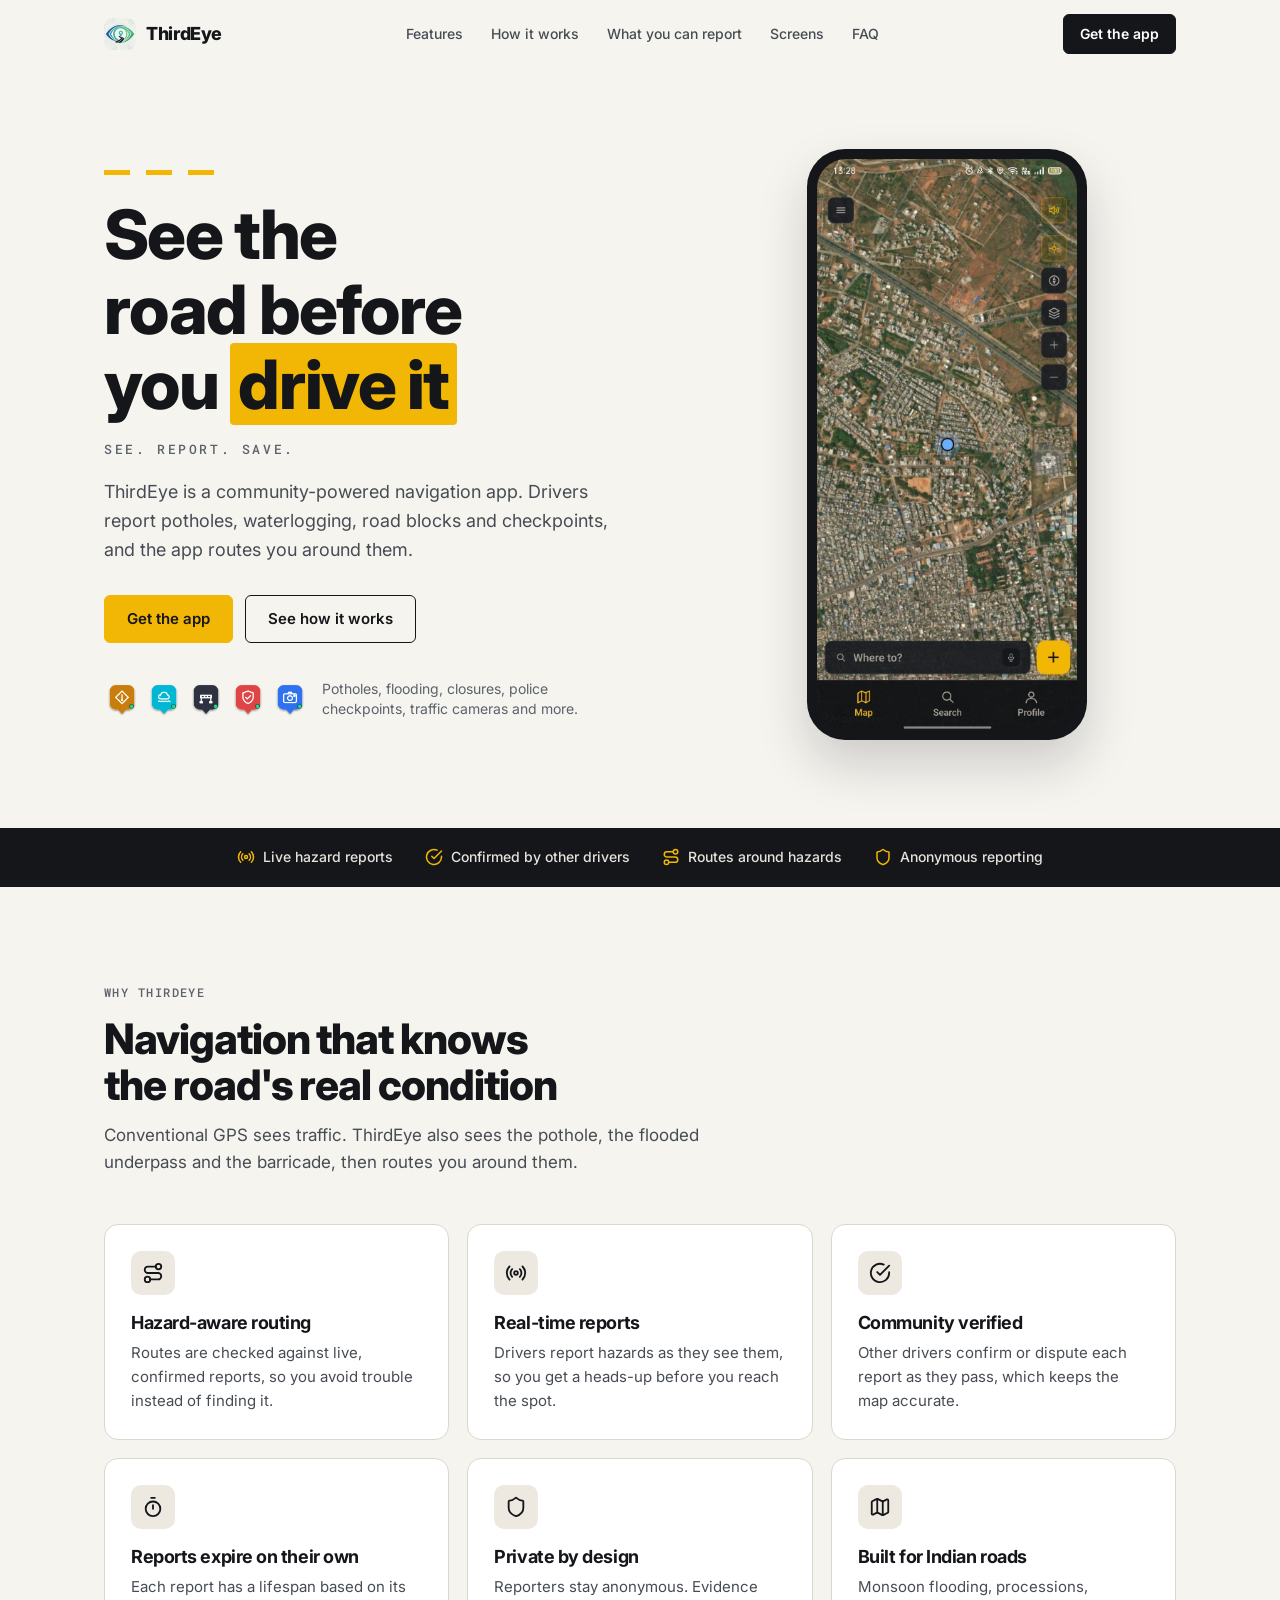
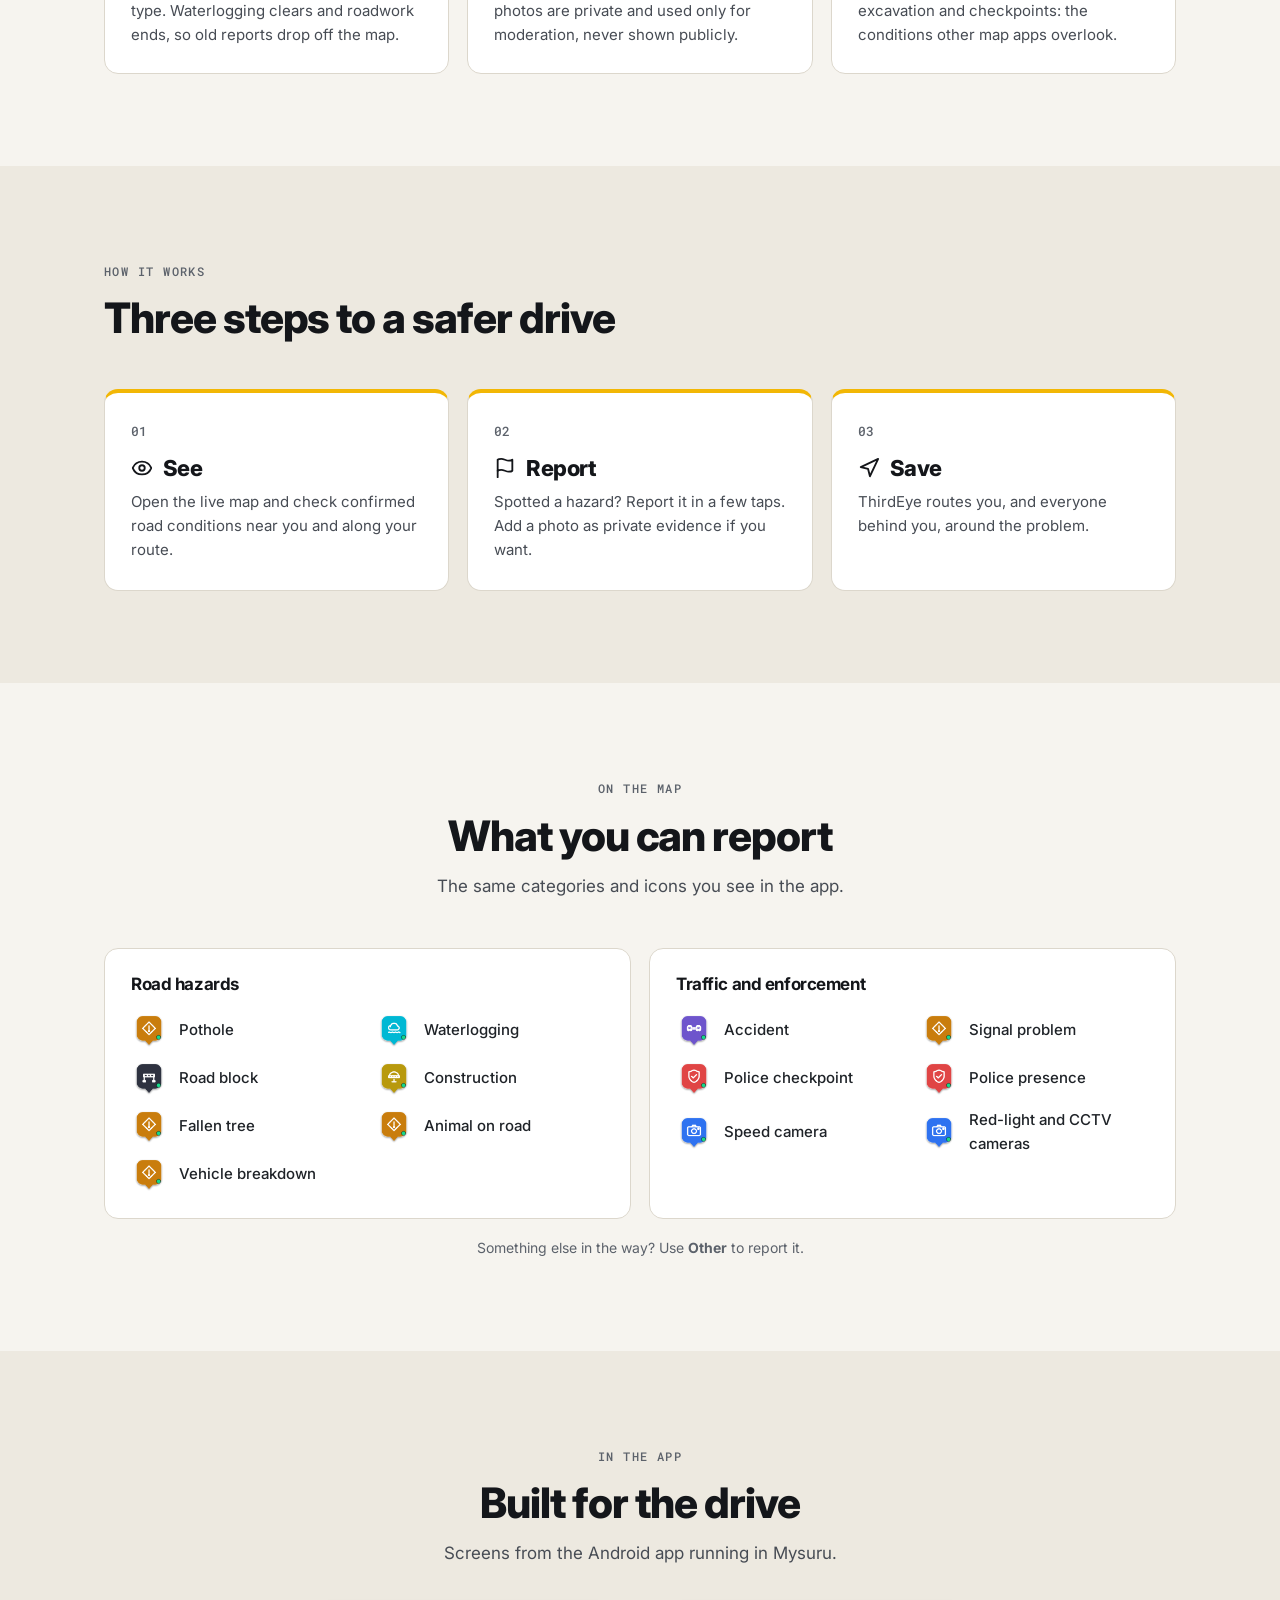
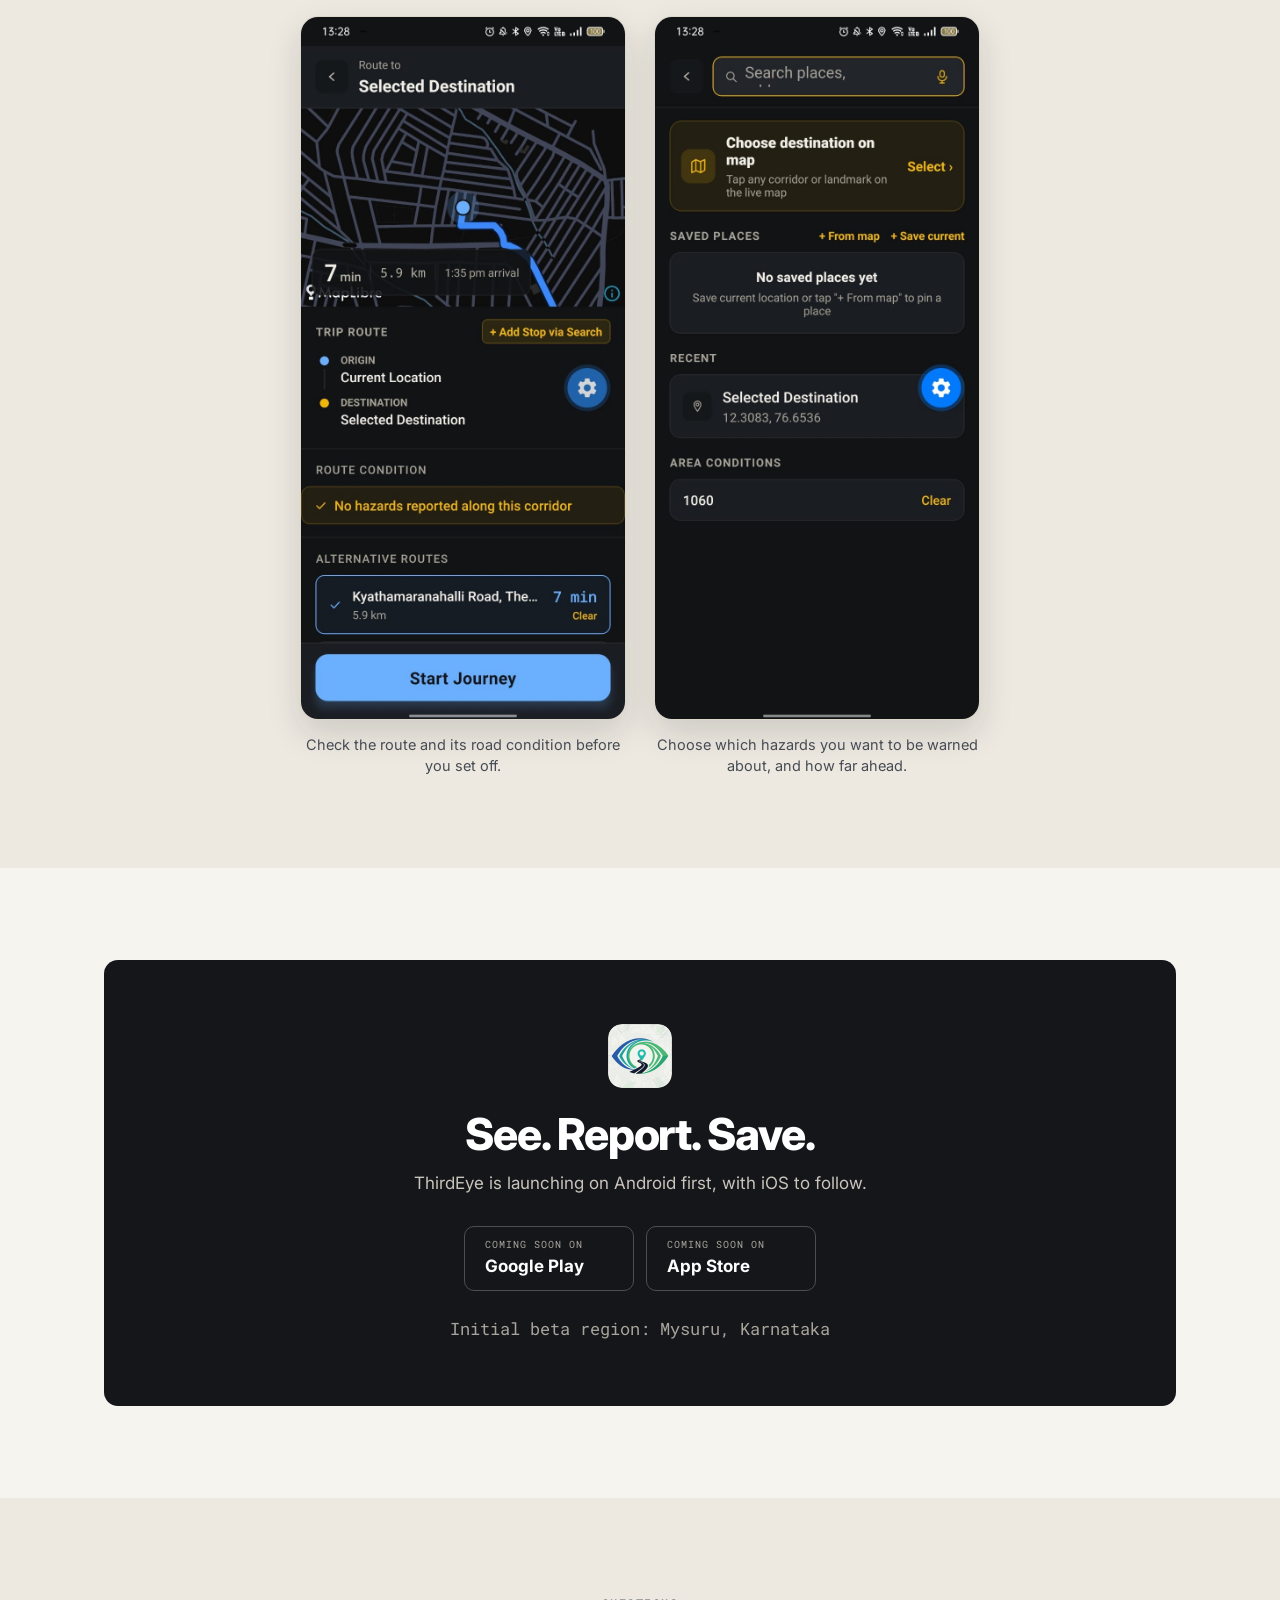
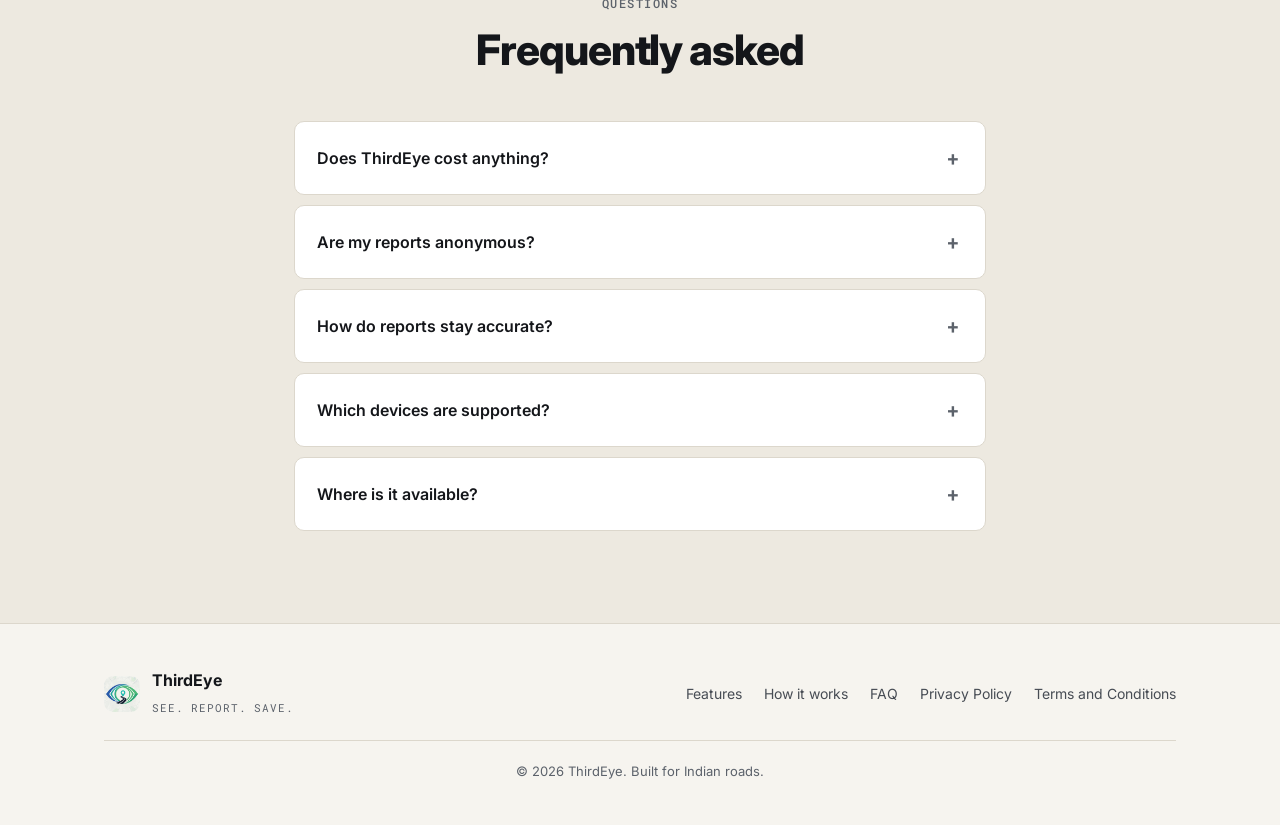
<file: index.html>
<!DOCTYPE html>
<html lang="en">
<head>
  <meta charset="UTF-8" />
  <meta name="viewport" content="width=device-width, initial-scale=1.0" />
  <title>ThirdEye: See. Report. Save.</title>
  <meta name="description" content="ThirdEye is a crowdsourced road app for India. Drivers report potholes, waterlogging, road blocks and checkpoints, and the app routes you around them." />
  <meta name="theme-color" content="#F6F4EF" />

  <meta property="og:title" content="ThirdEye: See. Report. Save." />
  <meta property="og:description" content="Crowdsourced road reports and hazard-avoiding navigation, built for Indian roads." />
  <meta property="og:type" content="website" />
  <meta property="og:image" content="assets/og-image.svg" />
  <meta property="og:image:type" content="image/svg+xml" />
  <meta property="og:image:width" content="1200" />
  <meta property="og:image:height" content="630" />
  <link rel="icon" href="assets/favicon-32.png" sizes="32x32" type="image/png" />
  <link rel="icon" href="assets/favicon-16.png" sizes="16x16" type="image/png" />
  <link rel="apple-touch-icon" href="assets/apple-touch-icon.png" />

  <link rel="preconnect" href="https://fonts.googleapis.com" />
  <link rel="preconnect" href="https://fonts.gstatic.com" crossorigin />
  <link href="https://fonts.googleapis.com/css2?family=Inter:wght@400;500;600;700;800&family=Roboto+Mono:wght@500&display=swap" rel="stylesheet" />
  <link rel="stylesheet" href="styles.css" />
</head>
<body>
  <div hidden id="icon-host"></div>

  <header class="nav" id="nav">
    <div class="container nav__inner">
      <a href="#top" class="nav__brand" aria-label="ThirdEye home">
        <img src="assets/logo.png" alt="" class="nav__logo" width="32" height="32" />
        <span class="nav__name">ThirdEye</span>
      </a>
      <nav class="nav__links" aria-label="Primary">
        <a href="#features">Features</a>
        <a href="#how">How it works</a>
        <a href="#reports">What you can report</a>
        <a href="#screens">Screens</a>
        <a href="#faq">FAQ</a>
      </nav>
      <a href="#download" class="btn btn--ink nav__cta">Get the app</a>
    </div>
  </header>

  <main>
  <!-- Hero -->
  <section class="hero" id="top">
    <div class="container hero__inner">
      <div class="hero__copy">
        <div class="lane" aria-hidden="true"></div>
        <h1 class="hero__title">See the road before you <mark>drive it</mark></h1>
        <p class="hero__tagline">SEE. REPORT. SAVE.</p>
        <p class="hero__sub">
          ThirdEye is a community-powered navigation app. Drivers report potholes,
          waterlogging, road blocks and checkpoints, and the app routes you around them.
        </p>
        <div class="hero__actions">
          <a href="#download" class="btn btn--primary">Get the app</a>
          <a href="#how" class="btn btn--ghost">See how it works</a>
        </div>
        <div class="hero__hazards">
          <div class="hero__hazard-icons" aria-hidden="true">
            <img src="assets/hazards/pothole.png" alt="" width="36" height="36" />
            <img src="assets/hazards/waterlogging.png" alt="" width="36" height="36" />
            <img src="assets/hazards/road_block.png" alt="" width="36" height="36" />
            <img src="assets/hazards/traffic.png" alt="" width="36" height="36" />
            <img src="assets/hazards/camera.png" alt="" width="36" height="36" />
          </div>
          <p class="hero__hazards-text">Potholes, flooding, closures, police checkpoints, traffic cameras and more.</p>
        </div>
      </div>

      <div class="hero__visual">
        <div class="phone">
          <div class="phone__screen">
            <img src="assets/screenshots/app-map.jpg" alt="The ThirdEye app showing the live map around the driver's location" width="738" height="1600" />
          </div>
        </div>
      </div>
    </div>
  </section>

  <!-- Strip -->
  <section class="strip">
    <div class="container strip__inner">
      <span class="strip__item"><svg class="icon" aria-hidden="true"><use href="#i-radio"></use></svg> Live hazard reports</span>
      <span class="strip__item"><svg class="icon" aria-hidden="true"><use href="#i-check"></use></svg> Confirmed by other drivers</span>
      <span class="strip__item"><svg class="icon" aria-hidden="true"><use href="#i-route"></use></svg> Routes around hazards</span>
      <span class="strip__item"><svg class="icon" aria-hidden="true"><use href="#i-shield"></use></svg> Anonymous reporting</span>
    </div>
  </section>

  <!-- Features -->
  <section class="section" id="features">
    <div class="container">
      <div class="section__head reveal">
        <span class="label">Why ThirdEye</span>
        <h2>Navigation that knows the road's real condition</h2>
        <p>Conventional GPS sees traffic. ThirdEye also sees the pothole, the flooded underpass and the barricade, then routes you around them.</p>
      </div>
      <div class="grid grid--3">
        <article class="card feature reveal">
          <div class="feature__icon"><svg class="icon" aria-hidden="true"><use href="#i-route"></use></svg></div>
          <h3>Hazard-aware routing</h3>
          <p>Routes are checked against live, confirmed reports, so you avoid trouble instead of finding it.</p>
        </article>
        <article class="card feature reveal">
          <div class="feature__icon"><svg class="icon" aria-hidden="true"><use href="#i-radio"></use></svg></div>
          <h3>Real-time reports</h3>
          <p>Drivers report hazards as they see them, so you get a heads-up before you reach the spot.</p>
        </article>
        <article class="card feature reveal">
          <div class="feature__icon"><svg class="icon" aria-hidden="true"><use href="#i-check"></use></svg></div>
          <h3>Community verified</h3>
          <p>Other drivers confirm or dispute each report as they pass, which keeps the map accurate.</p>
        </article>
        <article class="card feature reveal">
          <div class="feature__icon"><svg class="icon" aria-hidden="true"><use href="#i-timer"></use></svg></div>
          <h3>Reports expire on their own</h3>
          <p>Each report has a lifespan based on its type. Waterlogging clears and roadwork ends, so old reports drop off the map.</p>
        </article>
        <article class="card feature reveal">
          <div class="feature__icon"><svg class="icon" aria-hidden="true"><use href="#i-shield"></use></svg></div>
          <h3>Private by design</h3>
          <p>Reporters stay anonymous. Evidence photos are private and used only for moderation, never shown publicly.</p>
        </article>
        <article class="card feature reveal">
          <div class="feature__icon"><svg class="icon" aria-hidden="true"><use href="#i-map"></use></svg></div>
          <h3>Built for Indian roads</h3>
          <p>Monsoon flooding, processions, excavation and checkpoints: the conditions other map apps overlook.</p>
        </article>
      </div>
    </div>
  </section>

  <!-- How it works -->
  <section class="section section--alt" id="how">
    <div class="container">
      <div class="section__head reveal">
        <span class="label">How it works</span>
        <h2>Three steps to a safer drive</h2>
      </div>
      <div class="steps">
        <div class="step reveal">
          <div class="step__num">01</div>
          <div class="step__head"><svg class="icon" aria-hidden="true"><use href="#i-eye"></use></svg><h3>See</h3></div>
          <p>Open the live map and check confirmed road conditions near you and along your route.</p>
        </div>
        <div class="step reveal">
          <div class="step__num">02</div>
          <div class="step__head"><svg class="icon" aria-hidden="true"><use href="#i-flag"></use></svg><h3>Report</h3></div>
          <p>Spotted a hazard? Report it in a few taps. Add a photo as private evidence if you want.</p>
        </div>
        <div class="step reveal">
          <div class="step__num">03</div>
          <div class="step__head"><svg class="icon" aria-hidden="true"><use href="#i-navigation"></use></svg><h3>Save</h3></div>
          <p>ThirdEye routes you, and everyone behind you, around the problem.</p>
        </div>
      </div>
    </div>
  </section>

  <!-- What you can report (categories from src/constants/incidentTypes.ts) -->
  <section class="section" id="reports">
    <div class="container">
      <div class="section__head section__head--center reveal">
        <span class="label">On the map</span>
        <h2>What you can report</h2>
        <p>The same categories and icons you see in the app.</p>
      </div>
      <div class="hazard-groups">
        <div class="hazard-group reveal">
          <h3>Road hazards</h3>
          <ul class="hazard-list">
            <li><img src="assets/hazards/pothole.png" alt="" width="36" height="36" /> Pothole</li>
            <li><img src="assets/hazards/waterlogging.png" alt="" width="36" height="36" /> Waterlogging</li>
            <li><img src="assets/hazards/road_block.png" alt="" width="36" height="36" /> Road block</li>
            <li><img src="assets/hazards/construction.png" alt="" width="36" height="36" /> Construction</li>
            <li><img src="assets/hazards/fallen_tree.png" alt="" width="36" height="36" /> Fallen tree</li>
            <li><img src="assets/hazards/animal.png" alt="" width="36" height="36" /> Animal on road</li>
            <li><img src="assets/hazards/vehicle_breakdown.png" alt="" width="36" height="36" /> Vehicle breakdown</li>
          </ul>
        </div>
        <div class="hazard-group reveal">
          <h3>Traffic and enforcement</h3>
          <ul class="hazard-list">
            <li><img src="assets/hazards/accident.png" alt="" width="36" height="36" /> Accident</li>
            <li><img src="assets/hazards/signal_problem.png" alt="" width="36" height="36" /> Signal problem</li>
            <li><img src="assets/hazards/traffic.png" alt="" width="36" height="36" /> Police checkpoint</li>
            <li><img src="assets/hazards/police_presence.png" alt="" width="36" height="36" /> Police presence</li>
            <li><img src="assets/hazards/camera.png" alt="" width="36" height="36" /> Speed camera</li>
            <li><img src="assets/hazards/camera.png" alt="" width="36" height="36" /> Red-light and CCTV cameras</li>
          </ul>
        </div>
      </div>
      <p class="hazard-note">Something else in the way? Use <strong>Other</strong> to report it.</p>
    </div>
  </section>

  <!-- Screens -->
  <section class="section section--alt" id="screens">
    <div class="container">
      <div class="section__head section__head--center reveal">
        <span class="label">In the app</span>
        <h2>Built for the drive</h2>
        <p>Screens from the Android app running in Mysuru.</p>
      </div>
      <div class="shots">
        <figure class="shot reveal">
          <img src="assets/screenshots/app-route.jpg" alt="Route preview screen showing distance, arrival time and road condition" width="738" height="1600" loading="lazy" />
          <figcaption>Check the route and its road condition before you set off.</figcaption>
        </figure>
        <figure class="shot reveal">
          <img src="assets/screenshots/app-alerts.jpg" alt="Settings screen listing alert categories such as speed cameras and road hazards" width="738" height="1600" loading="lazy" />
          <figcaption>Choose which hazards you want to be warned about, and how far ahead.</figcaption>
        </figure>
      </div>
    </div>
  </section>

  <!-- Download -->
  <section class="cta" id="download">
    <div class="container">
      <div class="cta__inner reveal">
        <img src="assets/logo.png" alt="ThirdEye logo" class="cta__logo" width="64" height="64" />
        <h2>See. Report. Save.</h2>
        <p>ThirdEye is launching on Android first, with iOS to follow.</p>
        <div class="cta__actions">
          <a href="#" class="store-badge" aria-label="Google Play, coming soon">
            <span class="store-badge__sub">Coming soon on</span>
            <span class="store-badge__main">Google Play</span>
          </a>
          <a href="#" class="store-badge" aria-label="App Store, coming soon">
            <span class="store-badge__sub">Coming soon on</span>
            <span class="store-badge__main">App Store</span>
          </a>
        </div>
        <p class="cta__note">Initial beta region: Mysuru, Karnataka</p>
      </div>
    </div>
  </section>

  <!-- FAQ -->
  <section class="section section--alt" id="faq">
    <div class="container container--narrow">
      <div class="section__head section__head--center reveal">
        <span class="label">Questions</span>
        <h2>Frequently asked</h2>
      </div>
      <div class="faq">
        <details class="faq__item">
          <summary>Does ThirdEye cost anything? <span class="marker" aria-hidden="true">+</span></summary>
          <p>ThirdEye is free to download, and you can view and report hazards without paying. The app also has an optional Pro plan. [TODO: confirm Pro pricing and features before launch.]</p>
        </details>
        <details class="faq__item">
          <summary>Are my reports anonymous? <span class="marker" aria-hidden="true">+</span></summary>
          <p>Yes. Other users see the hazard category, its location and how recent it is, never who reported it. Evidence photos stay private and are used only for moderation.</p>
        </details>
        <details class="faq__item">
          <summary>How do reports stay accurate? <span class="marker" aria-hidden="true">+</span></summary>
          <p>Drivers confirm or dispute reports as they pass, and every report expires after a set time based on its type. Old reports fall off the map on their own.</p>
        </details>
        <details class="faq__item">
          <summary>Which devices are supported? <span class="marker" aria-hidden="true">+</span></summary>
          <p>ThirdEye is launching on Android first, with an iOS release planned.</p>
        </details>
        <details class="faq__item">
          <summary>Where is it available? <span class="marker" aria-hidden="true">+</span></summary>
          <p>The first beta covers Mysuru, Karnataka. More cities will follow.</p>
        </details>
      </div>
    </div>
  </section>
  </main>

  <footer class="footer">
    <div class="container footer__inner">
      <div class="footer__brand">
        <img src="assets/logo.png" alt="" class="footer__logo" width="36" height="36" />
        <div>
          <strong>ThirdEye</strong>
          <span>SEE. REPORT. SAVE.</span>
        </div>
      </div>
      <nav class="footer__links" aria-label="Footer">
        <a href="#features">Features</a>
        <a href="#how">How it works</a>
        <a href="#faq">FAQ</a>
        <a href="privacy.html">Privacy Policy</a>
        <a href="terms.html">Terms and Conditions</a>
      </nav>
      <p class="footer__copy">&copy; <span id="year"></span> ThirdEye. Built for Indian roads.</p>
    </div>
  </footer>

  <script src="script.js"></script>
</body>
</html>
</file>
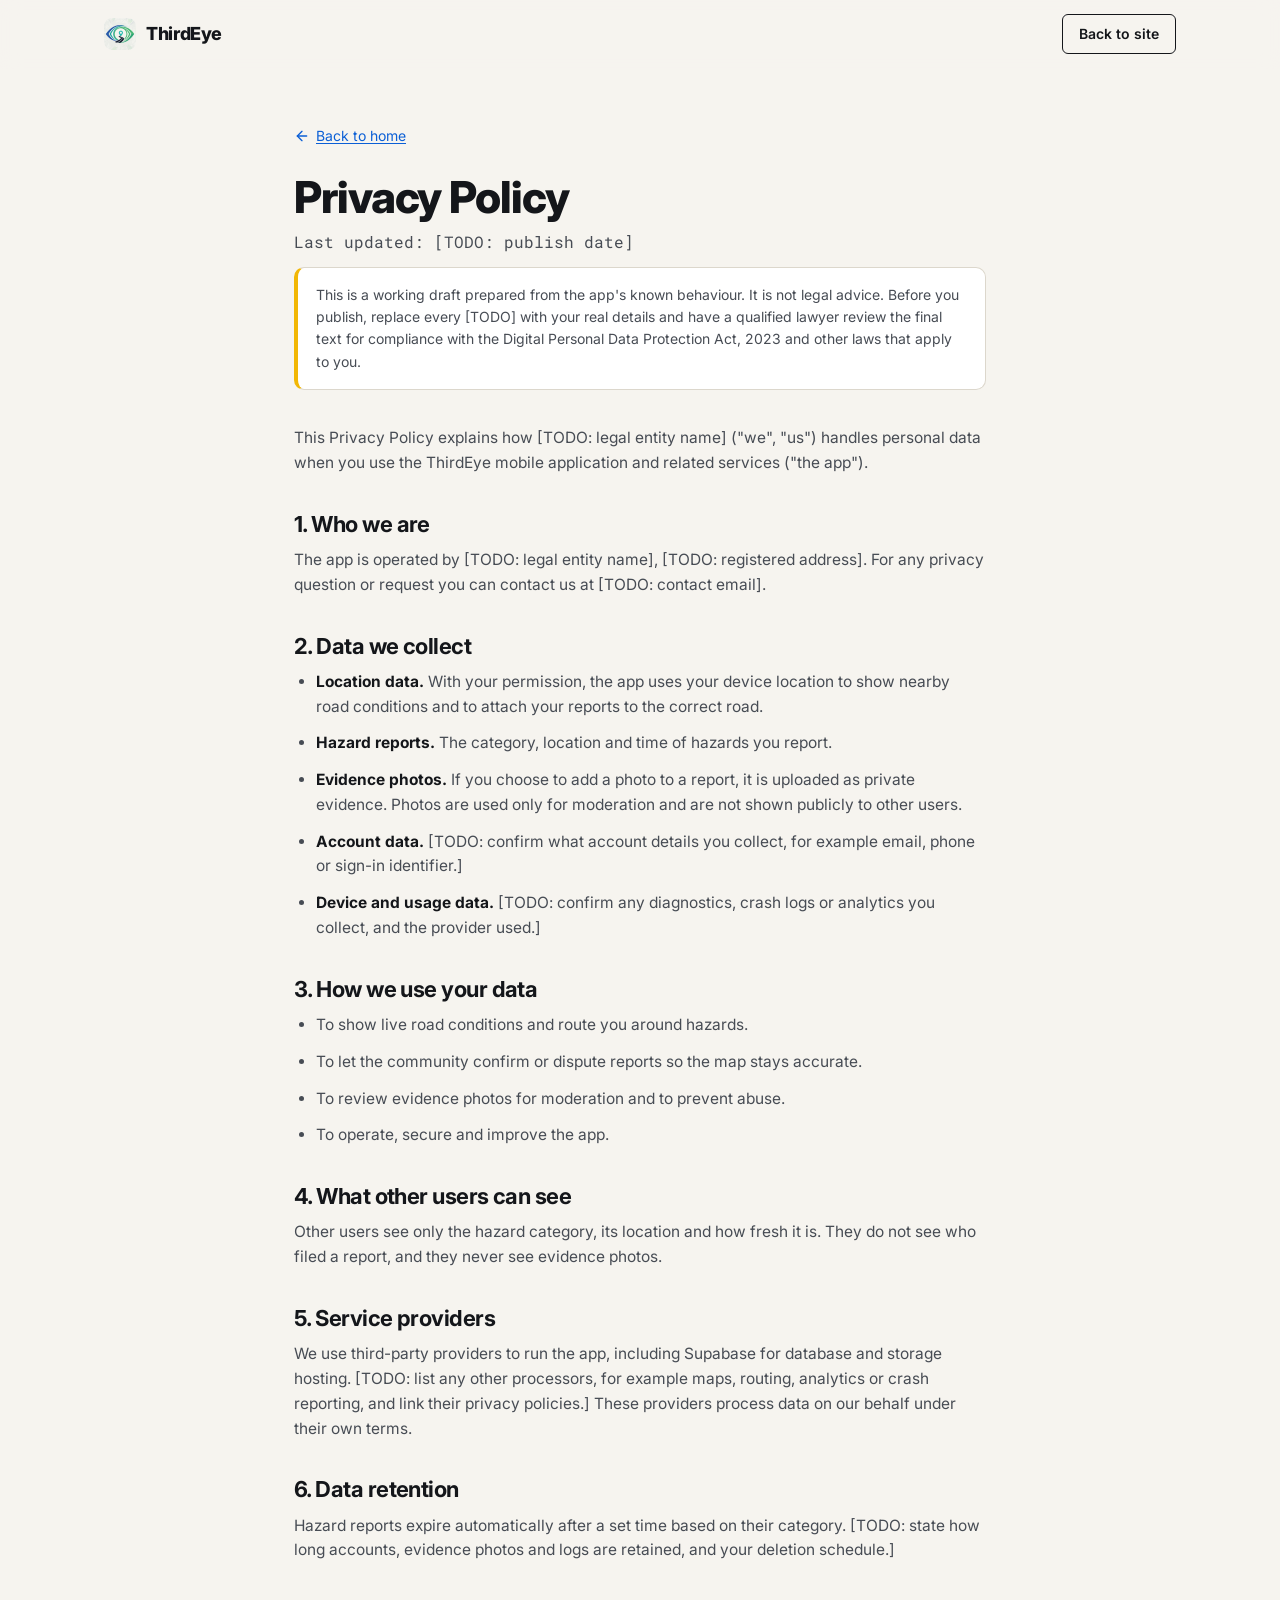
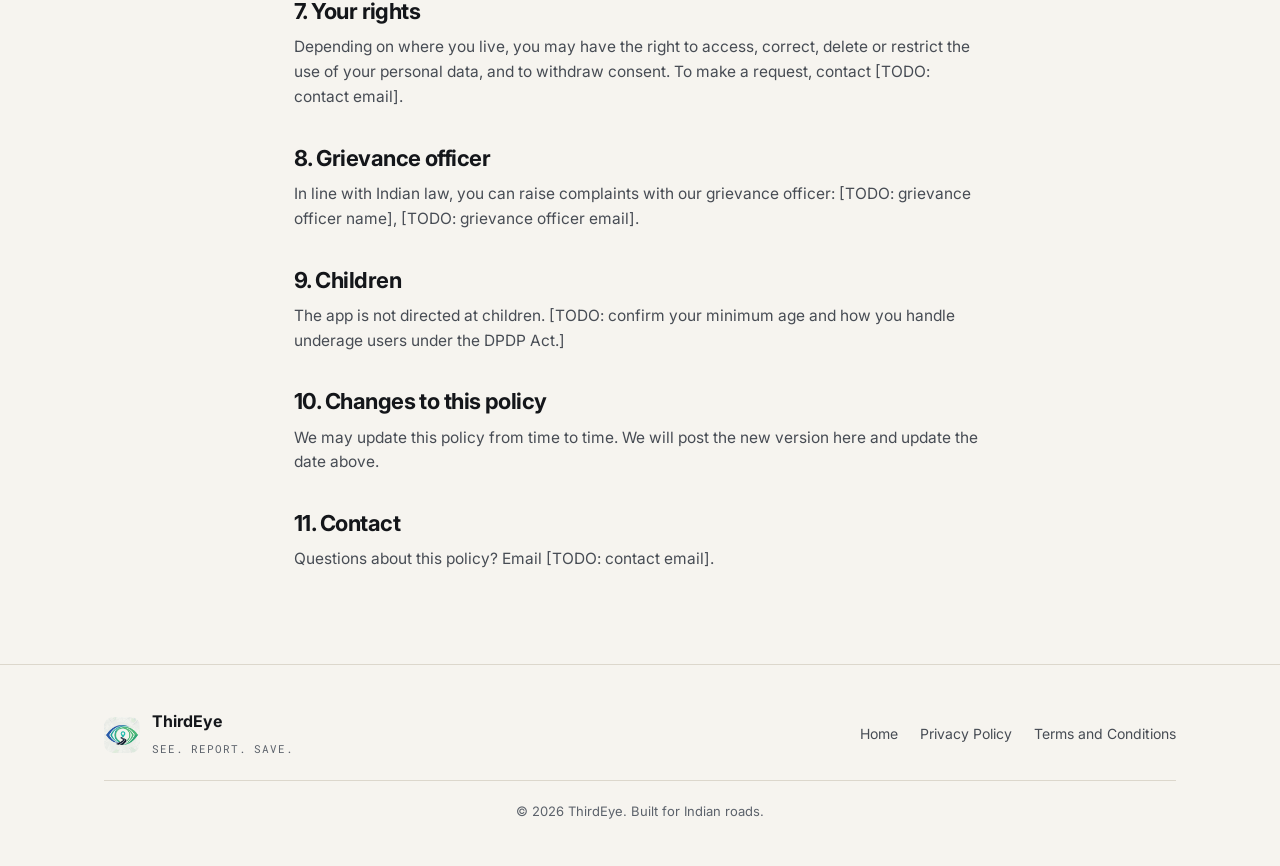
<file: privacy.html>
<!DOCTYPE html>
<html lang="en">
<head>
  <meta charset="UTF-8" />
  <meta name="viewport" content="width=device-width, initial-scale=1.0" />
  <title>Privacy Policy: ThirdEye</title>
  <meta name="description" content="How ThirdEye collects, uses and protects your data." />
  <meta name="theme-color" content="#F6F4EF" />
  <meta name="robots" content="index, follow" />
  <link rel="icon" href="assets/favicon-32.png" sizes="32x32" type="image/png" />
  <link rel="apple-touch-icon" href="assets/apple-touch-icon.png" />
  <link rel="preconnect" href="https://fonts.googleapis.com" />
  <link rel="preconnect" href="https://fonts.gstatic.com" crossorigin />
  <link href="https://fonts.googleapis.com/css2?family=Inter:wght@400;500;600;700;800&family=Roboto+Mono:wght@500&display=swap" rel="stylesheet" />
  <link rel="stylesheet" href="styles.css" />
</head>
<body>
  <div hidden id="icon-host"></div>

  <header class="nav" id="nav">
    <div class="container nav__inner">
      <a href="index.html" class="nav__brand" aria-label="ThirdEye home">
        <img src="assets/logo.png" alt="" class="nav__logo" />
        <span class="nav__name">ThirdEye</span>
      </a>
      <a href="index.html" class="btn btn--ghost nav__cta">Back to site</a>
    </div>
  </header>

  <main class="legal">
    <div class="container container--narrow">
      <a href="index.html" class="legal__back"><svg class="icon"><use href="#i-arrow-right"></use></svg> Back to home</a>
      <h1>Privacy Policy</h1>
      <p class="legal__updated">Last updated: [TODO: publish date]</p>

      <div class="legal__notice">
        This is a working draft prepared from the app's known behaviour. It is not legal advice.
        Before you publish, replace every [TODO] with your real details and have a qualified
        lawyer review the final text for compliance with the Digital Personal Data Protection
        Act, 2023 and other laws that apply to you.
      </div>

      <p>This Privacy Policy explains how [TODO: legal entity name] ("we", "us") handles personal
      data when you use the ThirdEye mobile application and related services ("the app").</p>

      <h2>1. Who we are</h2>
      <p>The app is operated by [TODO: legal entity name], [TODO: registered address]. For any
      privacy question or request you can contact us at [TODO: contact email].</p>

      <h2>2. Data we collect</h2>
      <ul>
        <li><strong>Location data.</strong> With your permission, the app uses your device
        location to show nearby road conditions and to attach your reports to the correct road.</li>
        <li><strong>Hazard reports.</strong> The category, location and time of hazards you report.</li>
        <li><strong>Evidence photos.</strong> If you choose to add a photo to a report, it is
        uploaded as private evidence. Photos are used only for moderation and are not shown
        publicly to other users.</li>
        <li><strong>Account data.</strong> [TODO: confirm what account details you collect, for
        example email, phone or sign-in identifier.]</li>
        <li><strong>Device and usage data.</strong> [TODO: confirm any diagnostics, crash logs or
        analytics you collect, and the provider used.]</li>
      </ul>

      <h2>3. How we use your data</h2>
      <ul>
        <li>To show live road conditions and route you around hazards.</li>
        <li>To let the community confirm or dispute reports so the map stays accurate.</li>
        <li>To review evidence photos for moderation and to prevent abuse.</li>
        <li>To operate, secure and improve the app.</li>
      </ul>

      <h2>4. What other users can see</h2>
      <p>Other users see only the hazard category, its location and how fresh it is. They do not
      see who filed a report, and they never see evidence photos.</p>

      <h2>5. Service providers</h2>
      <p>We use third-party providers to run the app, including Supabase for database and storage
      hosting. [TODO: list any other processors, for example maps, routing, analytics or crash
      reporting, and link their privacy policies.] These providers process data on our behalf under
      their own terms.</p>

      <h2>6. Data retention</h2>
      <p>Hazard reports expire automatically after a set time based on their category. [TODO:
      state how long accounts, evidence photos and logs are retained, and your deletion schedule.]</p>

      <h2>7. Your rights</h2>
      <p>Depending on where you live, you may have the right to access, correct, delete or restrict
      the use of your personal data, and to withdraw consent. To make a request, contact
      [TODO: contact email].</p>

      <h2>8. Grievance officer</h2>
      <p>In line with Indian law, you can raise complaints with our grievance officer:
      [TODO: grievance officer name], [TODO: grievance officer email].</p>

      <h2>9. Children</h2>
      <p>The app is not directed at children. [TODO: confirm your minimum age and how you handle
      underage users under the DPDP Act.]</p>

      <h2>10. Changes to this policy</h2>
      <p>We may update this policy from time to time. We will post the new version here and update
      the date above.</p>

      <h2>11. Contact</h2>
      <p>Questions about this policy? Email [TODO: contact email].</p>
    </div>
  </main>

  <footer class="footer">
    <div class="container footer__inner">
      <div class="footer__brand">
        <img src="assets/logo.png" alt="" class="footer__logo" />
        <div><strong>ThirdEye</strong><span>SEE. REPORT. SAVE.</span></div>
      </div>
      <nav class="footer__links" aria-label="Footer">
        <a href="index.html">Home</a>
        <a href="privacy.html">Privacy Policy</a>
        <a href="terms.html">Terms and Conditions</a>
      </nav>
      <p class="footer__copy">&copy; <span id="year"></span> ThirdEye. Built for Indian roads.</p>
    </div>
  </footer>

  <script src="script.js"></script>
</body>
</html>
</file>
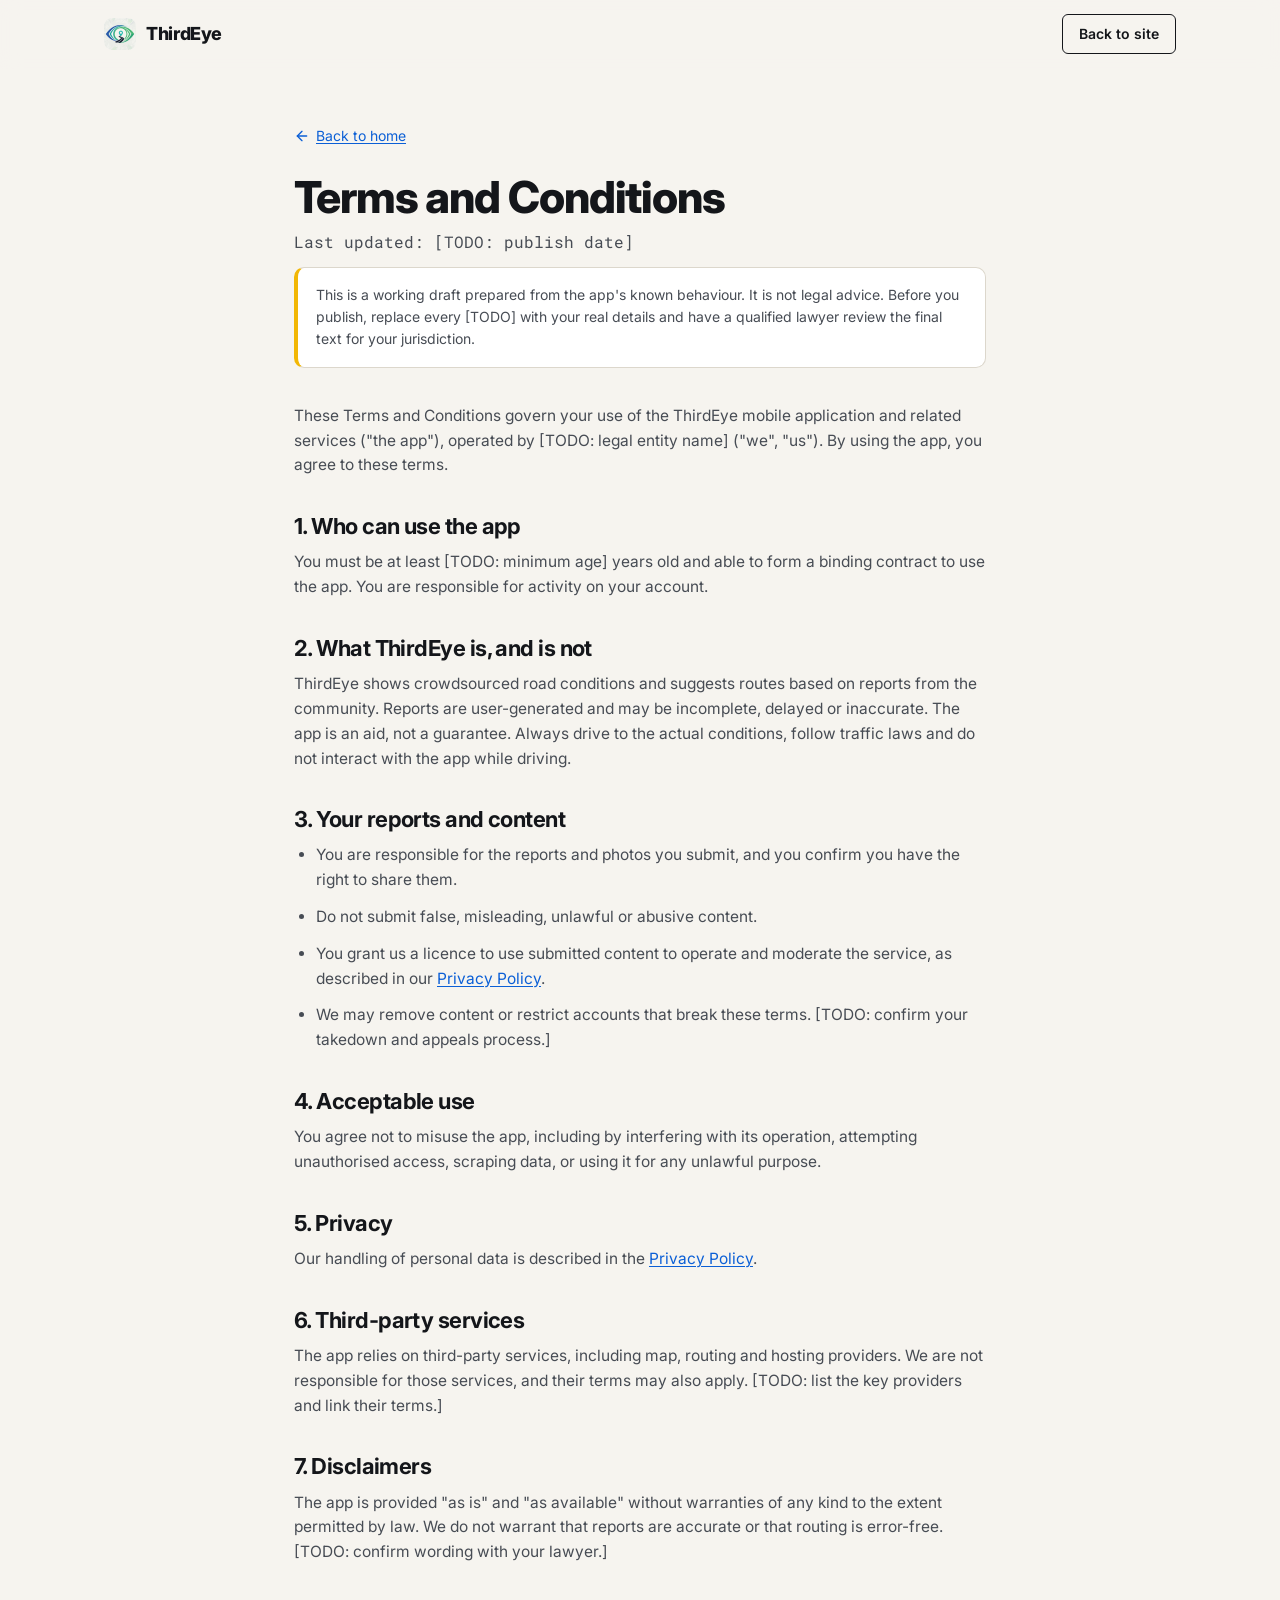
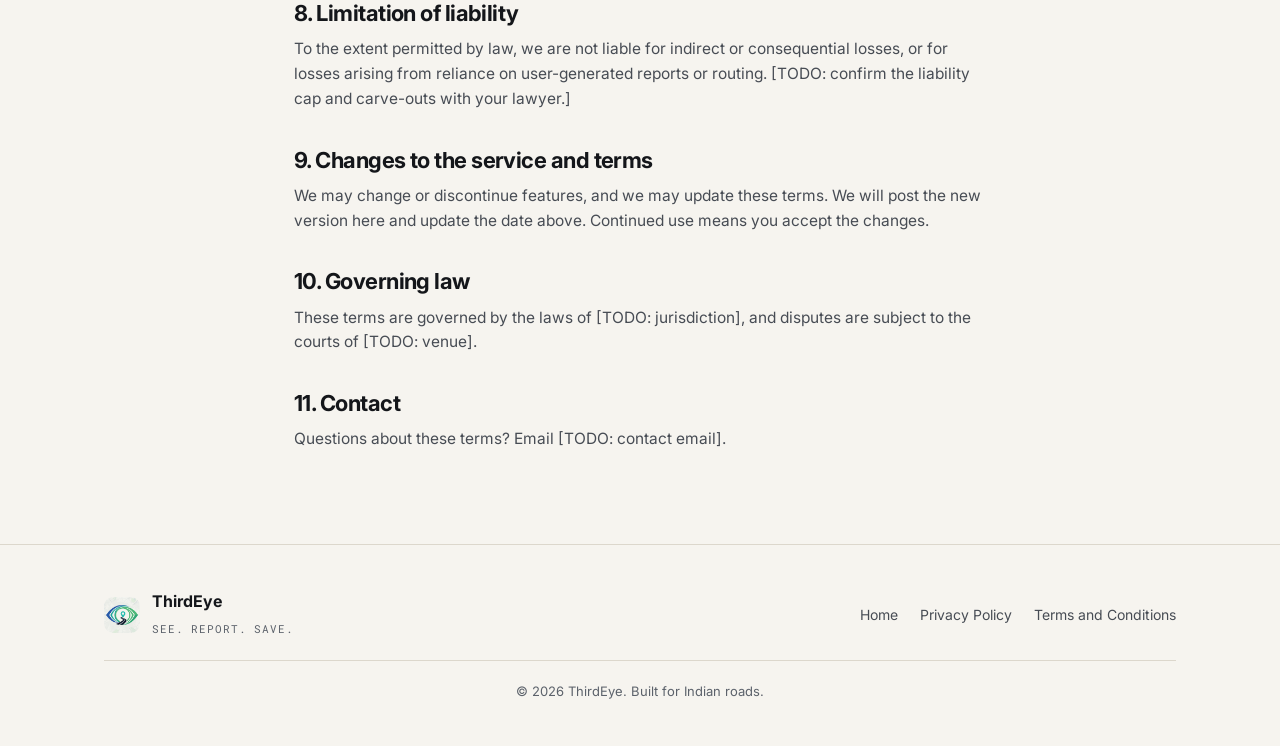
<file: terms.html>
<!DOCTYPE html>
<html lang="en">
<head>
  <meta charset="UTF-8" />
  <meta name="viewport" content="width=device-width, initial-scale=1.0" />
  <title>Terms and Conditions: ThirdEye</title>
  <meta name="description" content="The terms that govern your use of the ThirdEye app." />
  <meta name="theme-color" content="#F6F4EF" />
  <meta name="robots" content="index, follow" />
  <link rel="icon" href="assets/favicon-32.png" sizes="32x32" type="image/png" />
  <link rel="apple-touch-icon" href="assets/apple-touch-icon.png" />
  <link rel="preconnect" href="https://fonts.googleapis.com" />
  <link rel="preconnect" href="https://fonts.gstatic.com" crossorigin />
  <link href="https://fonts.googleapis.com/css2?family=Inter:wght@400;500;600;700;800&family=Roboto+Mono:wght@500&display=swap" rel="stylesheet" />
  <link rel="stylesheet" href="styles.css" />
</head>
<body>
  <div hidden id="icon-host"></div>

  <header class="nav" id="nav">
    <div class="container nav__inner">
      <a href="index.html" class="nav__brand" aria-label="ThirdEye home">
        <img src="assets/logo.png" alt="" class="nav__logo" />
        <span class="nav__name">ThirdEye</span>
      </a>
      <a href="index.html" class="btn btn--ghost nav__cta">Back to site</a>
    </div>
  </header>

  <main class="legal">
    <div class="container container--narrow">
      <a href="index.html" class="legal__back"><svg class="icon"><use href="#i-arrow-right"></use></svg> Back to home</a>
      <h1>Terms and Conditions</h1>
      <p class="legal__updated">Last updated: [TODO: publish date]</p>

      <div class="legal__notice">
        This is a working draft prepared from the app's known behaviour. It is not legal advice.
        Before you publish, replace every [TODO] with your real details and have a qualified
        lawyer review the final text for your jurisdiction.
      </div>

      <p>These Terms and Conditions govern your use of the ThirdEye mobile application and related
      services ("the app"), operated by [TODO: legal entity name] ("we", "us"). By using the app,
      you agree to these terms.</p>

      <h2>1. Who can use the app</h2>
      <p>You must be at least [TODO: minimum age] years old and able to form a binding contract to
      use the app. You are responsible for activity on your account.</p>

      <h2>2. What ThirdEye is, and is not</h2>
      <p>ThirdEye shows crowdsourced road conditions and suggests routes based on reports from the
      community. Reports are user-generated and may be incomplete, delayed or inaccurate. The app
      is an aid, not a guarantee. Always drive to the actual conditions, follow traffic laws and
      do not interact with the app while driving.</p>

      <h2>3. Your reports and content</h2>
      <ul>
        <li>You are responsible for the reports and photos you submit, and you confirm you have the
        right to share them.</li>
        <li>Do not submit false, misleading, unlawful or abusive content.</li>
        <li>You grant us a licence to use submitted content to operate and moderate the service, as
        described in our <a href="privacy.html">Privacy Policy</a>.</li>
        <li>We may remove content or restrict accounts that break these terms. [TODO: confirm your
        takedown and appeals process.]</li>
      </ul>

      <h2>4. Acceptable use</h2>
      <p>You agree not to misuse the app, including by interfering with its operation, attempting
      unauthorised access, scraping data, or using it for any unlawful purpose.</p>

      <h2>5. Privacy</h2>
      <p>Our handling of personal data is described in the <a href="privacy.html">Privacy Policy</a>.</p>

      <h2>6. Third-party services</h2>
      <p>The app relies on third-party services, including map, routing and hosting providers. We
      are not responsible for those services, and their terms may also apply. [TODO: list the key
      providers and link their terms.]</p>

      <h2>7. Disclaimers</h2>
      <p>The app is provided "as is" and "as available" without warranties of any kind to the
      extent permitted by law. We do not warrant that reports are accurate or that routing is
      error-free. [TODO: confirm wording with your lawyer.]</p>

      <h2>8. Limitation of liability</h2>
      <p>To the extent permitted by law, we are not liable for indirect or consequential losses, or
      for losses arising from reliance on user-generated reports or routing. [TODO: confirm the
      liability cap and carve-outs with your lawyer.]</p>

      <h2>9. Changes to the service and terms</h2>
      <p>We may change or discontinue features, and we may update these terms. We will post the new
      version here and update the date above. Continued use means you accept the changes.</p>

      <h2>10. Governing law</h2>
      <p>These terms are governed by the laws of [TODO: jurisdiction], and disputes are subject to
      the courts of [TODO: venue].</p>

      <h2>11. Contact</h2>
      <p>Questions about these terms? Email [TODO: contact email].</p>
    </div>
  </main>

  <footer class="footer">
    <div class="container footer__inner">
      <div class="footer__brand">
        <img src="assets/logo.png" alt="" class="footer__logo" />
        <div><strong>ThirdEye</strong><span>SEE. REPORT. SAVE.</span></div>
      </div>
      <nav class="footer__links" aria-label="Footer">
        <a href="index.html">Home</a>
        <a href="privacy.html">Privacy Policy</a>
        <a href="terms.html">Terms and Conditions</a>
      </nav>
      <p class="footer__copy">&copy; <span id="year"></span> ThirdEye. Built for Indian roads.</p>
    </div>
  </footer>

  <script src="script.js"></script>
</body>
</html>
</file>
<file: styles.css>
/* =========================================================================
   ThirdEye landing styles
   Light "road sign" theme: warm paper background, near-black ink,
   road-sign yellow as the single accent. Flat surfaces, no gradients
   (the lane marking is a dashed line, not a colour gradient), no purple,
   stable hover states, subtle motion, reduced-motion respected.
   ========================================================================= */

:root {
  /* Palette */
  --paper: #F6F4EF;        /* page background */
  --white: #FFFFFF;        /* cards */
  --sand: #EDE9E0;         /* alt sections, chips */
  --ink: #14161A;          /* headings, primary text, dark band */
  --ink-2: #2A2E35;        /* hover on ink */
  --text: #1F2328;
  --text-secondary: #474C54; /* ~8:1 on paper */
  --text-muted: #5C626B;     /* ~5.6:1 on paper, passes AA */
  --line: #DCD7CC;
  --line-strong: #C5BFB2;

  --sign: #F2B705;         /* road-sign yellow, used as a fill with ink text */
  --sign-hover: #DCA600;
  --link: #0B5FD6;         /* ~5.6:1 on white */
  --focus: #0B5FD6;

  --r-sm: 6px;
  --r-md: 10px;
  --r-lg: 14px;
  --r-pill: 9999px;

  --maxw: 1120px;

  --font-body: 'Inter', system-ui, -apple-system, 'Segoe UI', sans-serif;
  --font-mono: 'Roboto Mono', ui-monospace, monospace;

  --dur: 180ms;
  --ease: cubic-bezier(0.4, 0, 0.2, 1);
}

*, *::before, *::after { box-sizing: border-box; margin: 0; padding: 0; }
html { scroll-behavior: smooth; }

body {
  background: var(--paper);
  color: var(--text);
  font-family: var(--font-body);
  font-size: 16px;
  line-height: 1.6;
  -webkit-font-smoothing: antialiased;
}

img { max-width: 100%; display: block; }
a { color: inherit; text-decoration: none; }

:focus-visible { outline: 2px solid var(--focus); outline-offset: 3px; border-radius: 4px; }

.container { width: 100%; max-width: var(--maxw); margin: 0 auto; padding: 0 24px; }
.container--narrow { max-width: 740px; }

.icon { width: 22px; height: 22px; display: inline-block; flex-shrink: 0; }

h1, h2, h3 { color: var(--ink); line-height: 1.1; letter-spacing: -0.025em; text-wrap: balance; }

.label {
  display: inline-block;
  font-family: var(--font-mono);
  font-size: 12px;
  font-weight: 500;
  letter-spacing: 0.12em;
  text-transform: uppercase;
  color: var(--text-muted);
  margin-bottom: 14px;
}

/* Road lane marking used as a divider (dashed line, decorative) */
.lane {
  height: 5px;
  width: 120px;
  background-image: repeating-linear-gradient(90deg, var(--sign) 0 26px, transparent 26px 42px);
  margin-bottom: 22px;
}
.lane--center { margin-left: auto; margin-right: auto; }

/* ---- Buttons: colour change only, no movement ---- */
.btn {
  display: inline-flex; align-items: center; justify-content: center; gap: 8px;
  height: 48px; padding: 0 22px;
  border-radius: var(--r-sm);
  font-weight: 600; font-size: 15px;
  cursor: pointer;
  border: 1.5px solid transparent;
  transition: background-color var(--dur) var(--ease), border-color var(--dur) var(--ease), color var(--dur) var(--ease);
}
.btn--primary { background: var(--sign); color: var(--ink); border-color: var(--sign); }
.btn--primary:hover { background: var(--sign-hover); border-color: var(--sign-hover); }
.btn--ghost { background: transparent; color: var(--ink); border-color: var(--ink); }
.btn--ghost:hover { background: var(--ink); color: var(--white); }
.btn--ink { background: var(--ink); color: var(--white); border-color: var(--ink); }
.btn--ink:hover { background: var(--ink-2); border-color: var(--ink-2); }

/* ---- Nav ---- */
.nav {
  position: sticky; top: 0; z-index: 50;
  background: rgba(246, 244, 239, 0.92);
  backdrop-filter: blur(10px);
  border-bottom: 1px solid transparent;
  transition: border-color var(--dur) var(--ease);
}
.nav.is-scrolled { border-bottom-color: var(--line); }
.nav__inner { display: flex; align-items: center; justify-content: space-between; height: 68px; }
.nav__brand { display: flex; align-items: center; gap: 10px; }
.nav__logo { width: 32px; height: 32px; border-radius: 8px; }
.nav__name { font-weight: 800; font-size: 18px; color: var(--ink); letter-spacing: -0.02em; }
.nav__links { display: flex; gap: 28px; }
.nav__links a { font-size: 14px; color: var(--text-secondary); font-weight: 500; transition: color var(--dur) var(--ease); }
.nav__links a:hover { color: var(--ink); }
.nav__cta { height: 40px; padding: 0 16px; font-size: 14px; }

/* ---- Hero ---- */
.hero { padding: 80px 0 88px; }
.hero__inner { display: grid; grid-template-columns: 1.1fr 0.9fr; gap: 56px; align-items: center; }
.hero__title { font-size: clamp(40px, 6.2vw, 68px); font-weight: 800; margin-bottom: 18px; }
.hero__title mark { background: var(--sign); color: var(--ink); padding: 0 0.12em; border-radius: 4px; }
.hero__tagline { font-family: var(--font-mono); font-weight: 500; letter-spacing: 0.2em; font-size: 13px; color: var(--text-muted); margin-bottom: 18px; }
.hero__sub { color: var(--text-secondary); font-size: 18px; max-width: 520px; margin-bottom: 30px; }
.hero__actions { display: flex; gap: 12px; flex-wrap: wrap; margin-bottom: 36px; }

.hero__hazards { display: flex; align-items: center; gap: 14px; flex-wrap: wrap; }
.hero__hazard-icons { display: flex; gap: 6px; }
.hero__hazard-icons img { width: 36px; height: 36px; }
.hero__hazards-text { font-size: 14px; color: var(--text-muted); max-width: 260px; line-height: 1.45; }

/* Phone frame with reserved space for a real screenshot */
.hero__visual { display: flex; flex-direction: column; align-items: center; gap: 14px; }
.phone__caption { font-family: var(--font-mono); font-size: 12px; color: var(--text-muted); }
.phone {
  width: 280px;
  aspect-ratio: 9 / 19;
  background: var(--ink);
  border-radius: 38px;
  padding: 10px;
  box-shadow: 0 24px 50px rgba(20, 22, 26, 0.18);
}
.phone__screen {
  width: 100%; height: 100%;
  border-radius: 29px;
  overflow: hidden;
  background: var(--white);
}
.phone__screen img { width: 100%; height: 100%; object-fit: cover; }

/* ---- Strip ---- */
.strip { background: var(--ink); color: var(--white); }
.strip__inner { display: flex; flex-wrap: wrap; justify-content: center; gap: 10px 32px; padding: 18px 24px; }
.strip__item { display: inline-flex; align-items: center; gap: 8px; font-size: 14px; font-weight: 500; color: #E6E3DC; }
.strip__item .icon { width: 18px; height: 18px; color: var(--sign); }

/* ---- Sections ---- */
.section { padding: 92px 0; }
.section--alt { background: var(--sand); }
.section__head { max-width: 660px; margin: 0 0 48px; }
.section__head--center { margin-left: auto; margin-right: auto; text-align: center; }
.section__head h2 { font-size: clamp(30px, 4vw, 42px); font-weight: 800; margin-bottom: 14px; }
.section__head p { color: var(--text-secondary); font-size: 17px; }

/* ---- Features ---- */
.grid { display: grid; gap: 18px; }
.grid--3 { grid-template-columns: repeat(3, 1fr); }
.card {
  background: var(--white);
  border: 1px solid var(--line);
  border-radius: var(--r-lg);
  padding: 26px;
  transition: border-color var(--dur) var(--ease);
}
.card:hover { border-color: var(--line-strong); }
.feature__icon {
  width: 44px; height: 44px;
  display: grid; place-items: center;
  border-radius: var(--r-md);
  background: var(--sand);
  color: var(--ink);
  margin-bottom: 18px;
}
.feature h3 { font-size: 18px; font-weight: 700; margin-bottom: 8px; }
.feature p { color: var(--text-secondary); font-size: 15px; }

/* ---- Steps ---- */
.steps { display: grid; grid-template-columns: repeat(3, 1fr); gap: 18px; counter-reset: step; }
.step { background: var(--white); border: 1px solid var(--line); border-radius: var(--r-lg); padding: 28px 26px; border-top: 4px solid var(--sign); }
.step__num { font-family: var(--font-mono); font-size: 13px; font-weight: 500; color: var(--text-muted); margin-bottom: 14px; }
.step__head { display: flex; align-items: center; gap: 10px; margin-bottom: 10px; }
.step__head .icon { color: var(--ink); }
.step h3 { font-size: 22px; font-weight: 800; }
.step p { color: var(--text-secondary); font-size: 15px; }

/* ---- Hazard groups ---- */
.hazard-groups { display: grid; grid-template-columns: 1fr 1fr; gap: 18px; }
.hazard-group { background: var(--white); border: 1px solid var(--line); border-radius: var(--r-lg); padding: 26px; }
.hazard-group h3 { font-size: 17px; font-weight: 700; margin-bottom: 18px; }
.hazard-list { list-style: none; display: grid; grid-template-columns: 1fr 1fr; gap: 12px 16px; }
.hazard-list li { display: flex; align-items: center; gap: 12px; font-size: 15px; font-weight: 500; color: var(--text); }
.hazard-list img { width: 36px; height: 36px; flex-shrink: 0; }
.hazard-note { margin-top: 18px; font-size: 14px; color: var(--text-muted); text-align: center; }

/* ---- CTA (dark band) ---- */
.cta { padding: 92px 0; }
.cta__inner { background: var(--ink); color: var(--white); border-radius: var(--r-lg); padding: 64px 32px; text-align: center; }
.cta__logo { width: 64px; height: 64px; border-radius: 14px; margin: 0 auto 22px; }
.cta h2 { color: var(--white); font-size: clamp(30px, 5vw, 44px); font-weight: 800; margin-bottom: 12px; }
.cta p { color: #C9C5BC; font-size: 17px; max-width: 480px; margin: 0 auto 28px; }
.cta__actions { display: flex; gap: 12px; justify-content: center; flex-wrap: wrap; }
.store-badge {
  display: inline-flex; flex-direction: column; align-items: flex-start;
  min-width: 170px;
  padding: 10px 20px;
  background: transparent;
  color: var(--white);
  border: 1.5px solid #4A4E56;
  border-radius: var(--r-md);
  transition: border-color var(--dur) var(--ease), background-color var(--dur) var(--ease);
}
.store-badge:hover { border-color: var(--sign); }
.store-badge__sub { font-family: var(--font-mono); font-size: 10px; text-transform: uppercase; letter-spacing: 0.1em; color: #A8A49B; }
.store-badge__main { font-size: 17px; font-weight: 700; }
.cta__note { font-family: var(--font-mono); font-size: 13px; color: #A8A49B !important; margin: 24px auto 0 !important; }

/* ---- FAQ ---- */
.faq { display: flex; flex-direction: column; gap: 10px; }
.faq__item { background: var(--white); border: 1px solid var(--line); border-radius: var(--r-md); padding: 2px 22px; }
.faq__item summary {
  cursor: pointer; list-style: none;
  padding: 18px 0; font-weight: 600; font-size: 16px; color: var(--ink);
  display: flex; justify-content: space-between; align-items: center; gap: 16px;
}
.faq__item summary::-webkit-details-marker { display: none; }
.faq__item summary .marker { font-family: var(--font-mono); font-size: 20px; width: 20px; text-align: center; color: var(--text-muted); }
.faq__item p { color: var(--text-secondary); font-size: 15px; padding: 0 0 18px; }

/* ---- Footer ---- */
.footer { border-top: 1px solid var(--line); padding: 44px 0; }
.footer__inner { display: flex; align-items: center; justify-content: space-between; flex-wrap: wrap; gap: 20px; }
.footer__brand { display: flex; align-items: center; gap: 12px; }
.footer__logo { width: 36px; height: 36px; border-radius: 9px; }
.footer__brand strong { display: block; font-size: 16px; color: var(--ink); }
.footer__brand span { font-family: var(--font-mono); font-size: 11px; color: var(--text-muted); letter-spacing: 0.08em; }
.footer__links { display: flex; gap: 22px; flex-wrap: wrap; }
.footer__links a { color: var(--text-secondary); font-size: 14px; transition: color var(--dur) var(--ease); }
.footer__links a:hover { color: var(--ink); }
.footer__copy { color: var(--text-muted); font-size: 13px; width: 100%; text-align: center; padding-top: 20px; border-top: 1px solid var(--line); }

/* ---- Legal pages ---- */
.legal { padding: 56px 0 80px; }
.legal__back { display: inline-flex; align-items: center; gap: 6px; color: var(--text-secondary); font-size: 14px; margin-bottom: 26px; }
.legal__back .icon { width: 16px; height: 16px; transform: rotate(180deg); }
.legal h1 { font-size: clamp(32px, 5vw, 44px); font-weight: 800; margin-bottom: 8px; }
.legal__updated { font-family: var(--font-mono); font-size: 13px; color: var(--text-muted); margin-bottom: 16px; }
.legal__notice { background: var(--white); border: 1px solid var(--line); border-left: 4px solid var(--sign); border-radius: var(--r-md); padding: 16px 18px; font-size: 14px; color: var(--text-secondary); margin-bottom: 36px; }
.legal h2 { font-size: 22px; font-weight: 700; margin: 36px 0 12px; }
.legal p, .legal li { color: var(--text-secondary); font-size: 15.5px; margin-bottom: 12px; }
.legal strong { color: var(--ink); }
.legal ul { padding-left: 22px; }
.legal a { color: var(--link); text-decoration: underline; text-underline-offset: 2px; }

/* ---- 404 ---- */
.notfound { min-height: 70vh; display: flex; flex-direction: column; align-items: center; justify-content: center; text-align: center; padding: 60px 24px; }
.notfound__code { font-family: var(--font-mono); font-size: 72px; font-weight: 700; color: var(--ink); line-height: 1; }
.notfound h1 { font-size: 28px; font-weight: 800; margin: 16px 0 10px; }
.notfound p { color: var(--text-secondary); max-width: 420px; margin-bottom: 28px; }

/* ---- Subtle reveal: opacity only ---- */
.reveal { opacity: 0; transition: opacity 450ms var(--ease); }
.reveal.is-visible { opacity: 1; }

/* ---- Responsive ---- */
@media (max-width: 920px) {
  .hero__inner { grid-template-columns: 1fr; }
  .hero__visual { order: -1; }
  .grid--3, .steps { grid-template-columns: 1fr 1fr; }
  .hazard-groups { grid-template-columns: 1fr; }
  .nav__links { display: none; }
}
@media (max-width: 560px) {
  .grid--3, .steps, .hazard-list { grid-template-columns: 1fr; }
  .hero { padding-top: 48px; }
  .phone { width: 240px; }
  .section, .cta { padding: 64px 0; }
  .footer__inner { flex-direction: column; text-align: center; }
}

@media (prefers-reduced-motion: reduce) {
  html { scroll-behavior: auto; }
  *, *::before, *::after { animation-duration: 0.01ms !important; animation-iteration-count: 1 !important; transition-duration: 0.01ms !important; }
  .reveal { opacity: 1; transition: none; }
}

/* ---- Screenshot gallery ---- */
.shots {
  display: grid;
  grid-template-columns: repeat(2, minmax(0, 1fr));
  gap: 28px;
  max-width: 680px;
  margin: 0 auto;
}
.shot { margin: 0; text-align: center; }
.shot img {
  width: 100%;
  height: auto;
  border-radius: 18px;
  border: 1px solid var(--line);
  background: var(--ink);
  box-shadow: 0 14px 34px rgba(20, 22, 26, 0.14);
}
.shot figcaption {
  margin-top: 14px;
  font-size: 14.5px;
  color: var(--text-secondary);
  line-height: 1.45;
}
@media (max-width: 560px) {
  .shots { grid-template-columns: 1fr; gap: 32px; max-width: 320px; }
}
</file>
